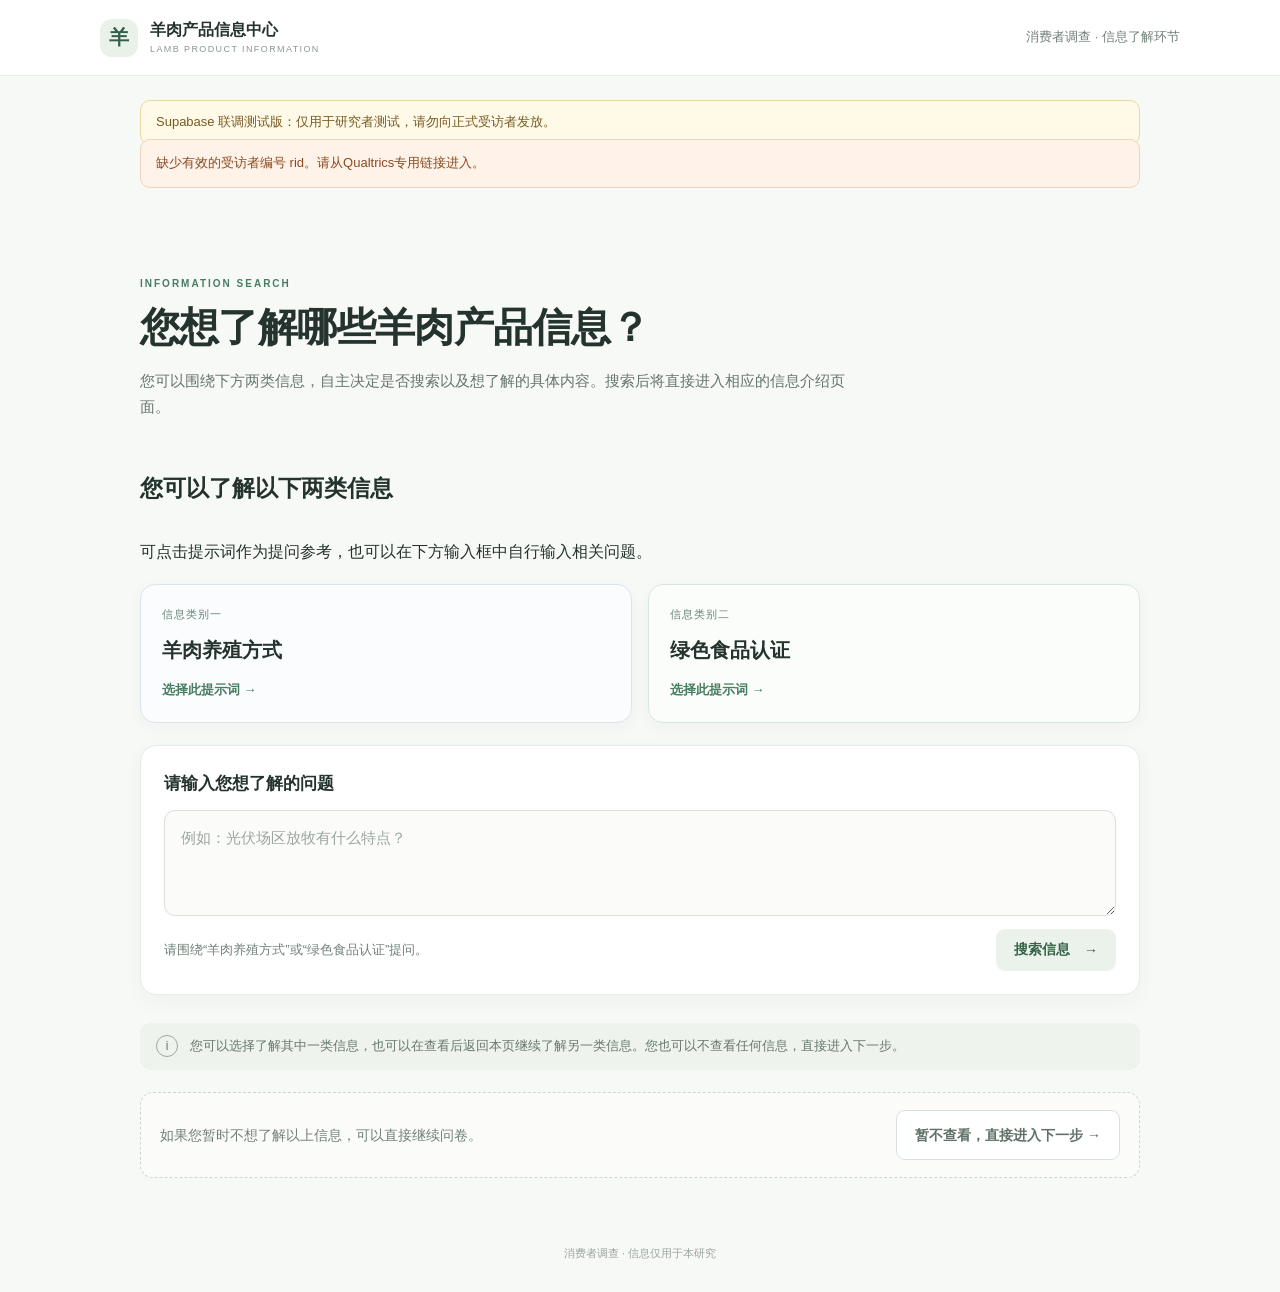
<file: index.html>
<!doctype html>
<html lang="zh-CN">
<head>
<meta charset="utf-8"><meta name="viewport" content="width=device-width,initial-scale=1">
<title>羊肉产品信息自主查询｜消费者调查</title>
<link rel="stylesheet" href="css/style.css">
</head>
<body>
<header class="site-header">
  <a class="brand" href="index.html"><span class="brand-mark">羊</span><span>羊肉产品信息中心<small>LAMB PRODUCT INFORMATION</small></span></a>
  <span class="header-note">消费者调查 · 信息了解环节</span>
</header>
<main class="container search-home">
  <p class="test-banner">Supabase 联调测试版：仅用于研究者测试，请勿向正式受访者发放。</p>
  <p id="status-message" class="status-message" hidden></p>
  <section class="intro search-intro">
    <p class="eyebrow">INFORMATION SEARCH</p>
    <h1>您想了解哪些羊肉产品信息？</h1>
    <p>您可以围绕下方两类信息，自主决定是否搜索以及想了解的具体内容。搜索后将直接进入相应的信息介绍页面。</p>
  </section>

  <section class="category-prompts" aria-labelledby="category-title">
    <h2 id="category-title">您可以了解以下两类信息</h2>
    <p class="definition">可点击提示词作为提问参考，也可以在下方输入框中自行输入相关问题。</p>
    <div class="category-prompt-grid">
      <button type="button" class="category-prompt production-prompt" data-query="我想了解羊肉的养殖方式">
        <span class="prompt-index">信息类别一</span>
        <strong>羊肉养殖方式</strong>
        <em>选择此提示词 →</em>
      </button>
      <button type="button" class="category-prompt green-prompt" data-query="我想了解羊肉的绿色食品认证">
        <span class="prompt-index">信息类别二</span>
        <strong>绿色食品认证</strong>
        <em>选择此提示词 →</em>
      </button>
    </div>
  </section>

  <section class="search-panel" aria-labelledby="search-title">
    <label id="search-title" for="search-query">请输入您想了解的问题</label>
    <textarea id="search-query" maxlength="200" rows="3" placeholder="例如：光伏场区放牧有什么特点？"></textarea>
    <div class="search-submit-row">
      <span class="search-hint">请围绕“羊肉养殖方式”或“绿色食品认证”提问。</span>
      <button id="search-submit" class="button button-green" type="button">搜索信息 <b>→</b></button>
    </div>
  </section>

  <aside class="notice">
    <span class="notice-icon">i</span>
    <p>您可以选择了解其中一类信息，也可以在查看后返回本页继续了解另一类信息。您也可以不查看任何信息，直接进入下一步。</p>
  </aside>
  <div class="skip-panel">
    <span>如果您暂时不想了解以上信息，可以直接继续问卷。</span>
    <a class="button button-outline" id="skip-search" href="finish.html">暂不查看，直接进入下一步 →</a>
  </div>
</main>
<footer>消费者调查 · 信息仅用于本研究</footer>
<script src="js/config.js"></script>
<script src="js/tracking.js"></script>
<script>
(function(){
  if(window.BGroup) window.BGroup.init();
  const input=document.getElementById('search-query');
  const status=document.getElementById('status-message');
  function message(text){status.textContent=text;status.hidden=false;status.setAttribute('role','alert');}
  document.querySelectorAll('[data-query]').forEach(button=>{
    button.addEventListener('click',()=>{
      input.value=button.dataset.query;
      status.hidden=true;
      input.focus();
    });
  });
  function classify(q){
    const s=q.toLowerCase().replace(/\s+/g,'');
    const production=/养殖方式|养殖|饲养|舍饲|圈养|放牧|光伏|牧场|草地|圈舍/.test(s);
    const green=/绿色食品|绿色食品认证|绿色食品标志|A级绿色食品|AA级绿色食品|绿色标志/.test(s);
    if(production&&green)return 'both';
    if(production)return 'info1';
    if(green)return 'info2';
    return 'unknown';
  }
  function search(){
    const query=input.value.trim();
    if(!query){message('请先选择上方的信息类别，或输入您想了解的问题。');input.focus();return;}
    const category=classify(query);
    if(category==='unknown'){
      message('暂未识别到对应的信息类别。请围绕“羊肉养殖方式”或“绿色食品认证”重新输入。');
      return;
    }
    if(category==='both'){
      message('您的问题同时涉及两类信息。请先选择其中一类进行查看，之后可以返回本页继续了解另一类。');
      return;
    }
    if(window.BGroup && window.BGroup.logSearch) window.BGroup.logSearch(query,category,'home_search');
    const target=new URL(category+'.html',location.href);
    target.searchParams.set('q',query);
    const rid=new URLSearchParams(location.search).get('rid');
    if(rid)target.searchParams.set('rid',rid);
    location.assign(target.toString());
  }
  document.getElementById('search-submit').addEventListener('click',search);
  input.addEventListener('keydown',e=>{if(e.key==='Enter'&&!e.shiftKey){e.preventDefault();search();}});
})();
</script>
</body></html>
</file>
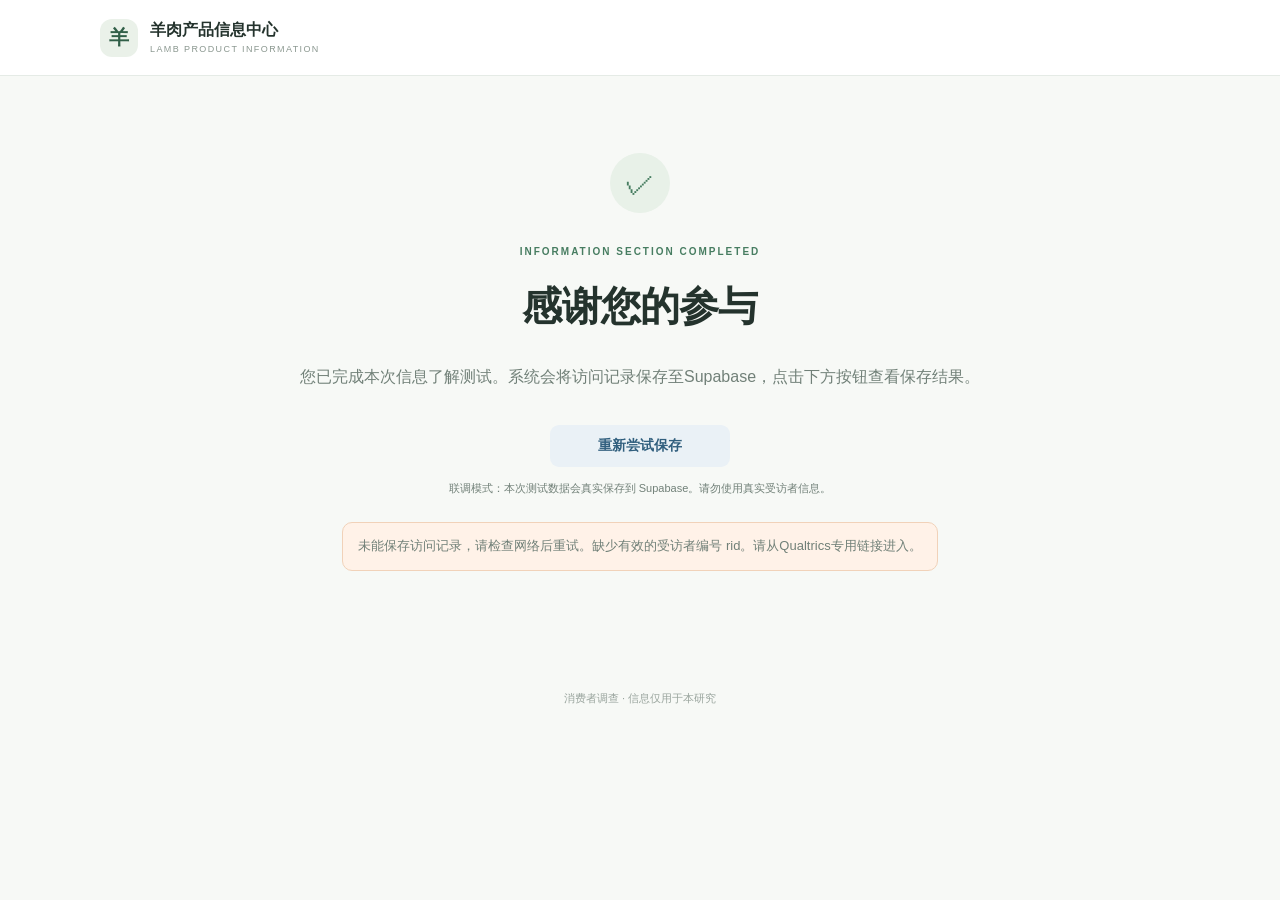
<file: finish.html>
<!doctype html><html lang="zh-CN"><head><meta charset="utf-8"><meta name="viewport" content="width=device-width,initial-scale=1"><title>继续问卷｜羊肉产品信息中心</title><link rel="stylesheet" href="css/style.css"></head><body><header class="site-header"><a class="brand" href="index.html"><span class="brand-mark">羊</span><span>羊肉产品信息中心<small>LAMB PRODUCT INFORMATION</small></span></a></header><main class="container finish"><div class="finish-icon">✓</div><p class="eyebrow">INFORMATION SECTION COMPLETED</p><h1>感谢您的参与</h1><p>您已完成本次信息了解测试。系统会将访问记录保存至Supabase，点击下方按钮查看保存结果。</p><button id="continue" class="button button-blue">继续问卷 →</button><p id="demo-note" class="footnote"></p><p id="status-message" class="status-message" hidden></p></main><footer>消费者调查 · 信息仅用于本研究</footer><script src="js/config.js"></script><script src="js/tracking.js"></script><script>window.BGroup.complete();</script></body></html>
</file>
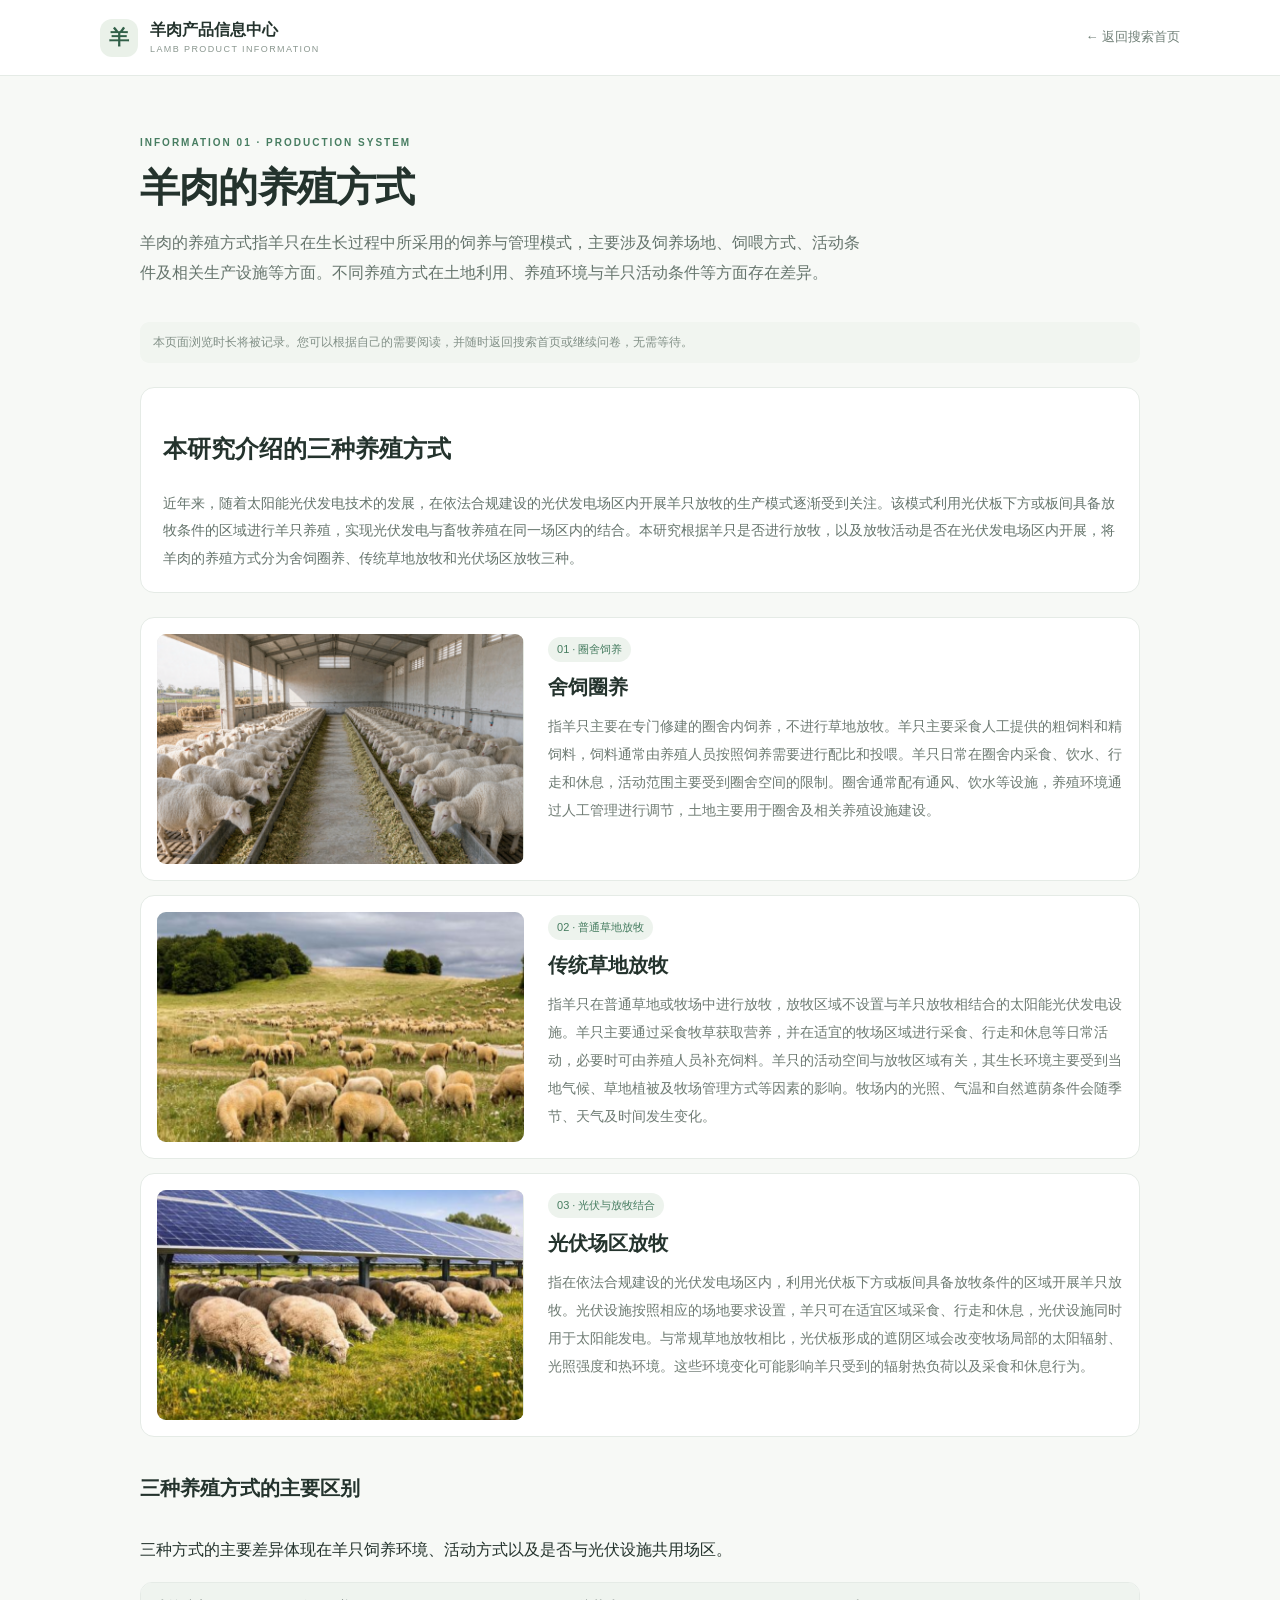
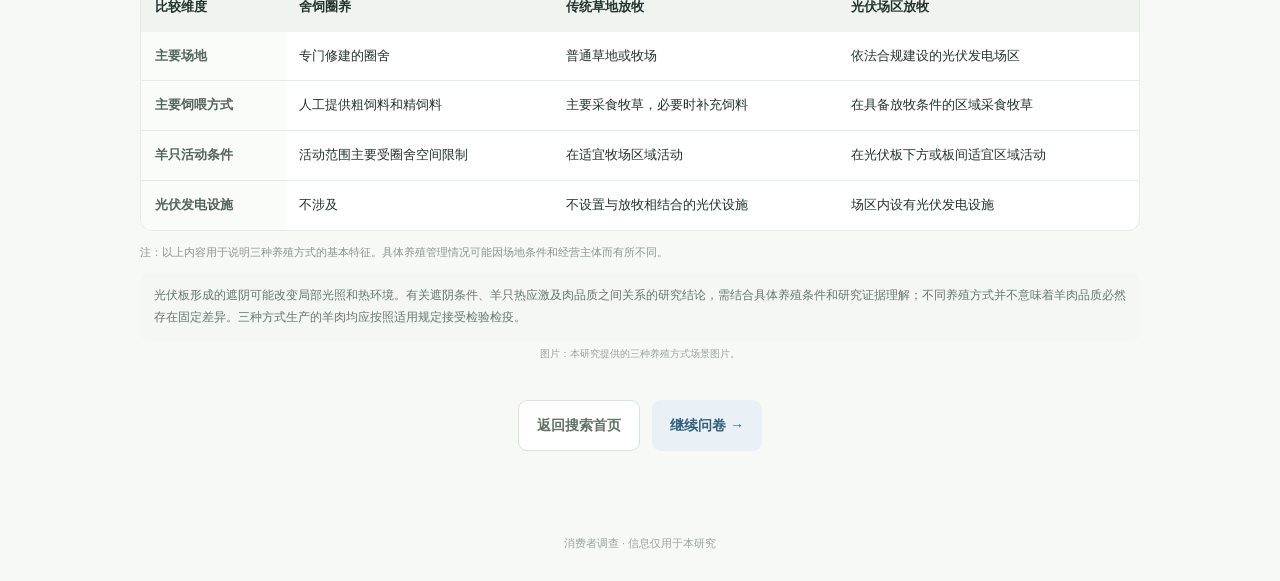
<file: info1.html>
<!doctype html>
<html lang="zh-CN">
<head>
  <meta charset="utf-8">
  <meta name="viewport" content="width=device-width,initial-scale=1">
  <meta name="description" content="羊肉养殖方式信息：舍饲圈养、传统草地放牧与光伏场区放牧">
  <title>羊肉养殖方式｜羊肉产品信息中心</title>
  <link rel="stylesheet" href="css/style.css">
  <style>
    .method-intro{background:#fff;border:1px solid var(--line);border-radius:14px;padding:20px 22px;margin:24px 0}
    .method-intro p{margin:0;color:#66756d;font-size:14px;line-height:1.95}
    .method{grid-template-columns:minmax(260px, 38%) 1fr;align-items:start;padding:16px;gap:24px}
    .method-photo{height:230px;object-fit:cover}
    .method h3{font-size:20px}
    .method p{font-size:14px;line-height:2}
    .method-tag{display:inline-block;margin:0 0 8px;padding:3px 9px;border-radius:20px;background:#edf3ed;color:#477d61;font-size:11px}
    .method-note{margin-top:12px;padding:12px 14px;background:#f4f7f3;border-radius:9px;color:#68776e;font-size:12px;line-height:1.8}
    .comparison{margin-top:34px}
    @media(max-width:700px){.method{grid-template-columns:1fr}.method-photo{height:auto;aspect-ratio:16/10}.method-intro{padding:16px}}
  </style>
</head>
<body>
<header class="site-header">
  <a class="brand" href="index.html"><span class="brand-mark">羊</span><span>羊肉产品信息中心<small>LAMB PRODUCT INFORMATION</small></span></a>
  <a class="header-back" href="index.html">← 返回搜索首页</a>
</header>
<main class="container detail">
  <p class="eyebrow">INFORMATION 01 · PRODUCTION SYSTEM</p>
  <h1>羊肉的养殖方式</h1>
  <p class="lead">羊肉的养殖方式指羊只在生长过程中所采用的饲养与管理模式，主要涉及饲养场地、饲喂方式、活动条件及相关生产设施等方面。不同养殖方式在土地利用、养殖环境与羊只活动条件等方面存在差异。</p>
  <p class="reading-note">本页面浏览时长将被记录。您可以根据自己的需要阅读，并随时返回搜索首页或继续问卷，无需等待。</p>

  <section class="method-intro">
    <h2>本研究介绍的三种养殖方式</h2>
    <p>近年来，随着太阳能光伏发电技术的发展，在依法合规建设的光伏发电场区内开展羊只放牧的生产模式逐渐受到关注。该模式利用光伏板下方或板间具备放牧条件的区域进行羊只养殖，实现光伏发电与畜牧养殖在同一场区内的结合。本研究根据羊只是否进行放牧，以及放牧活动是否在光伏发电场区内开展，将羊肉的养殖方式分为舍饲圈养、传统草地放牧和光伏场区放牧三种。</p>
  </section>

  <article class="method">
    <img class="method-photo" src="images/housing-sheep.png" alt="舍饲圈养：羊只在圈舍内采食" loading="eager">
    <div>
      <span class="method-tag">01 · 圈舍饲养</span>
      <h3>舍饲圈养</h3>
      <p>指羊只主要在专门修建的圈舍内饲养，不进行草地放牧。羊只主要采食人工提供的粗饲料和精饲料，饲料通常由养殖人员按照饲养需要进行配比和投喂。羊只日常在圈舍内采食、饮水、行走和休息，活动范围主要受到圈舍空间的限制。圈舍通常配有通风、饮水等设施，养殖环境通过人工管理进行调节，土地主要用于圈舍及相关养殖设施建设。</p>
    </div>
  </article>

  <article class="method">
    <img class="method-photo" src="images/pasture-grazing.png" alt="传统草地放牧：羊群在普通草地或牧场采食" loading="lazy">
    <div>
      <span class="method-tag">02 · 普通草地放牧</span>
      <h3>传统草地放牧</h3>
      <p>指羊只在普通草地或牧场中进行放牧，放牧区域不设置与羊只放牧相结合的太阳能光伏发电设施。羊只主要通过采食牧草获取营养，并在适宜的牧场区域进行采食、行走和休息等日常活动，必要时可由养殖人员补充饲料。羊只的活动空间与放牧区域有关，其生长环境主要受到当地气候、草地植被及牧场管理方式等因素的影响。牧场内的光照、气温和自然遮荫条件会随季节、天气及时间发生变化。</p>
    </div>
  </article>

  <article class="method">
    <img class="method-photo" src="images/agrivoltaic-grazing.png" alt="光伏场区放牧：羊群在太阳能光伏板下方的草地上活动" loading="lazy">
    <div>
      <span class="method-tag">03 · 光伏与放牧结合</span>
      <h3>光伏场区放牧</h3>
      <p>指在依法合规建设的光伏发电场区内，利用光伏板下方或板间具备放牧条件的区域开展羊只放牧。光伏设施按照相应的场地要求设置，羊只可在适宜区域采食、行走和休息，光伏设施同时用于太阳能发电。与常规草地放牧相比，光伏板形成的遮阴区域会改变牧场局部的太阳辐射、光照强度和热环境。这些环境变化可能影响羊只受到的辐射热负荷以及采食和休息行为。</p>
    </div>
  </article>

  <section class="comparison">
    <h2>三种养殖方式的主要区别</h2>
    <p class="definition">三种方式的主要差异体现在羊只饲养环境、活动方式以及是否与光伏设施共用场区。</p>
    <div class="table-wrap">
      <table>
        <thead><tr><th>比较维度</th><th>舍饲圈养</th><th>传统草地放牧</th><th>光伏场区放牧</th></tr></thead>
        <tbody>
          <tr><th>主要场地</th><td>专门修建的圈舍</td><td>普通草地或牧场</td><td>依法合规建设的光伏发电场区</td></tr>
          <tr><th>主要饲喂方式</th><td>人工提供粗饲料和精饲料</td><td>主要采食牧草，必要时补充饲料</td><td>在具备放牧条件的区域采食牧草</td></tr>
          <tr><th>羊只活动条件</th><td>活动范围主要受圈舍空间限制</td><td>在适宜牧场区域活动</td><td>在光伏板下方或板间适宜区域活动</td></tr>
          <tr><th>光伏发电设施</th><td>不涉及</td><td>不设置与放牧相结合的光伏设施</td><td>场区内设有光伏发电设施</td></tr>
        </tbody>
      </table>
    </div>
    <p class="footnote">注：以上内容用于说明三种养殖方式的基本特征。具体养殖管理情况可能因场地条件和经营主体而有所不同。</p>
  </section>

  <section class="method-note">
    光伏板形成的遮阴可能改变局部光照和热环境。有关遮阴条件、羊只热应激及肉品质之间关系的研究结论，需结合具体养殖条件和研究证据理解；不同养殖方式并不意味着羊肉品质必然存在固定差异。三种方式生产的羊肉均应按照适用规定接受检验检疫。
  </section>

  <p class="photo-credit">图片：本研究提供的三种养殖方式场景图片。</p>
  <div class="page-actions">
    <a class="button button-outline" href="index.html">返回搜索首页</a>
    <a class="button button-blue" href="finish.html">继续问卷 →</a>
  </div>
</main>
<footer>消费者调查 · 信息仅用于本研究</footer>
<script src="js/config.js"></script>
<script src="js/tracking.js"></script>
<script>window.BGroup.startView('info1');</script>
</body>
</html>
</file>
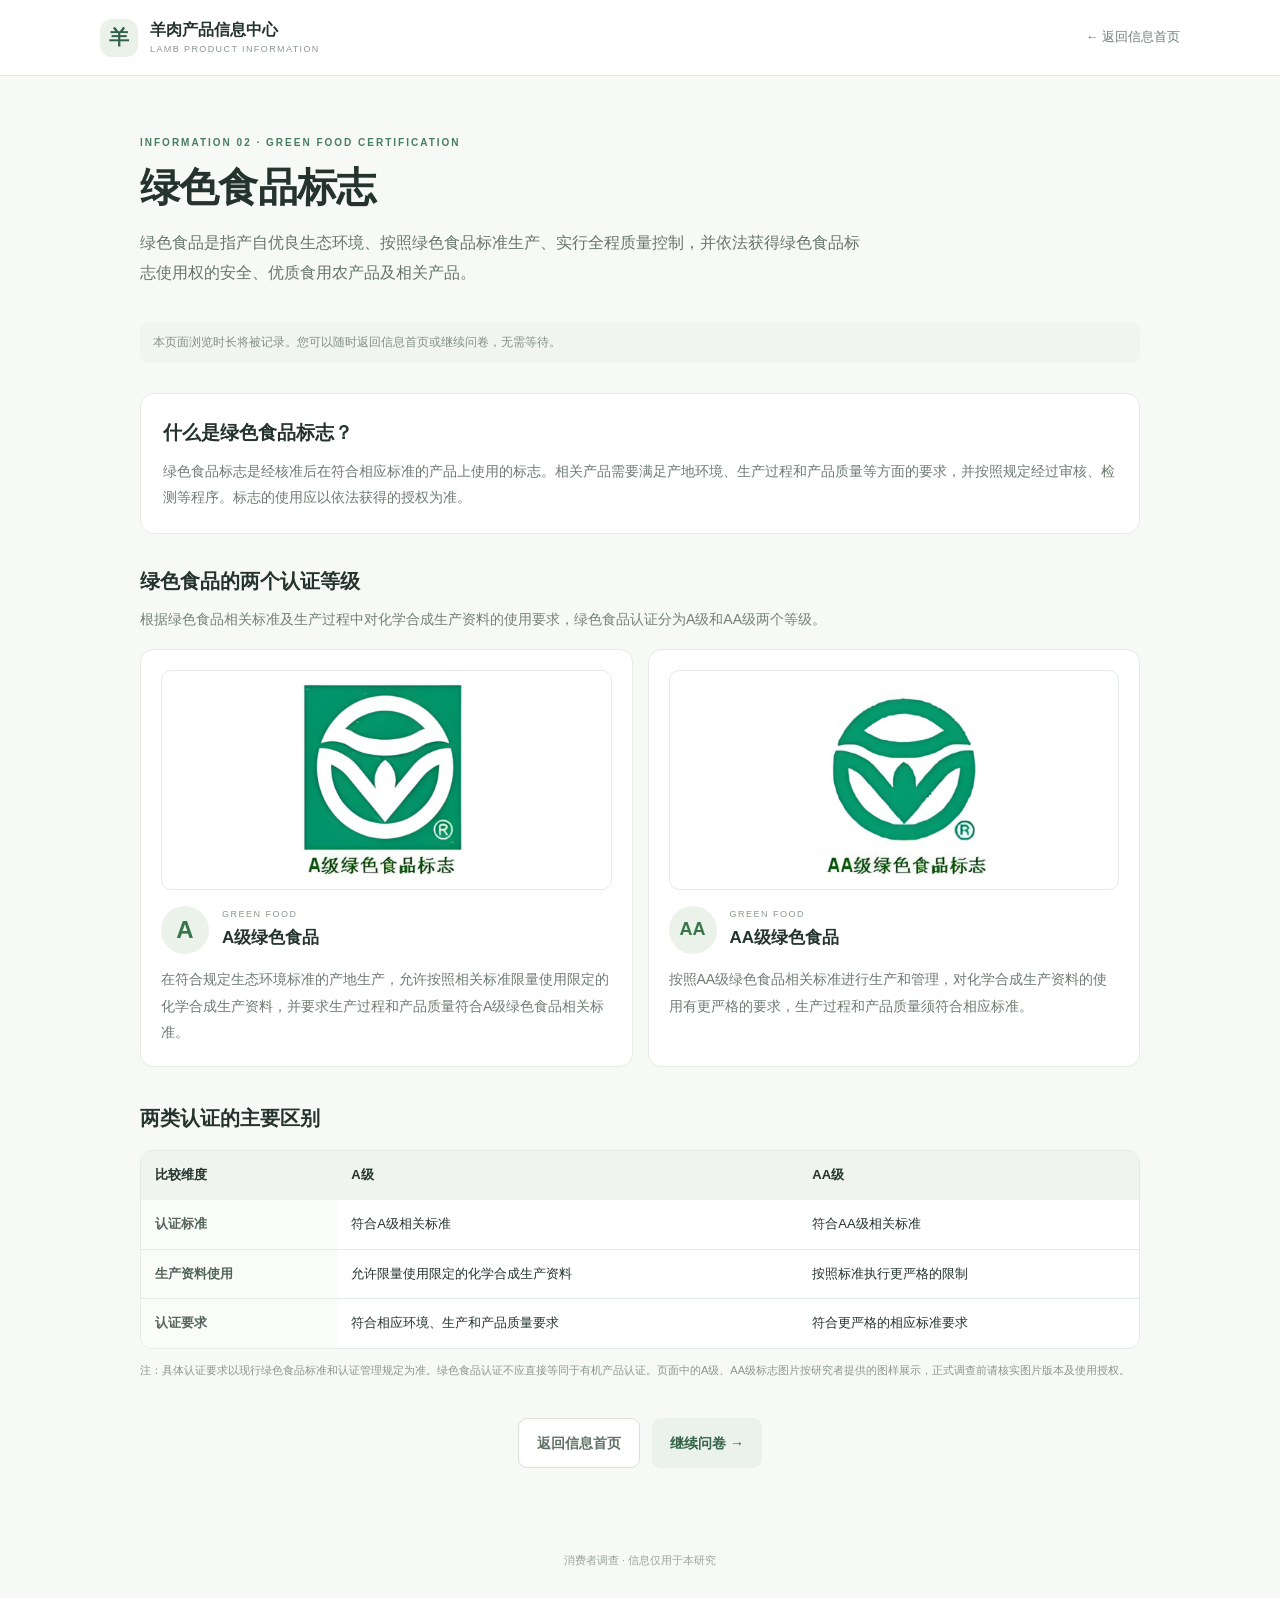
<file: info2.html>
<!doctype html>
<html lang="zh-CN"><head><meta charset="utf-8"><meta name="viewport" content="width=device-width,initial-scale=1"><title>绿色食品标志｜羊肉产品信息中心</title><link rel="stylesheet" href="css/style.css"></head>
<body>
<header class="site-header"><a class="brand" href="index.html"><span class="brand-mark">羊</span><span>羊肉产品信息中心<small>LAMB PRODUCT INFORMATION</small></span></a><a class="header-back" href="index.html">← 返回信息首页</a></header>
<main class="container detail">
  <p class="eyebrow">INFORMATION 02 · GREEN FOOD CERTIFICATION</p><h1>绿色食品标志</h1>
  <p class="lead">绿色食品是指产自优良生态环境、按照绿色食品标准生产、实行全程质量控制，并依法获得绿色食品标志使用权的安全、优质食用农产品及相关产品。</p>
  <p class="reading-note">本页面浏览时长将被记录。您可以随时返回信息首页或继续问卷，无需等待。</p>
  <section class="green-intro green-intro-text"><div><h2>什么是绿色食品标志？</h2><p>绿色食品标志是经核准后在符合相应标准的产品上使用的标志。相关产品需要满足产地环境、生产过程和产品质量等方面的要求，并按照规定经过审核、检测等程序。标志的使用应以依法获得的授权为准。</p></div></section>
  <section class="definition"><h2>绿色食品的两个认证等级</h2><p>根据绿色食品相关标准及生产过程中对化学合成生产资料的使用要求，绿色食品认证分为A级和AA级两个等级。</p></section>
  <div class="grade-grid"><article class="grade-card"><figure class="grade-logo"><img src="images/green-food-a.png" alt="A级绿色食品标志（研究者提供图片）"></figure><div class="grade-head"><span class="grade-symbol">A</span><div><p>GREEN FOOD</p><h3>A级绿色食品</h3></div></div><p>在符合规定生态环境标准的产地生产，允许按照相关标准限量使用限定的化学合成生产资料，并要求生产过程和产品质量符合A级绿色食品相关标准。</p></article><article class="grade-card"><figure class="grade-logo"><img src="images/green-food-aa.png" alt="AA级绿色食品标志（研究者提供图片）"></figure><div class="grade-head"><span class="grade-symbol double">AA</span><div><p>GREEN FOOD</p><h3>AA级绿色食品</h3></div></div><p>按照AA级绿色食品相关标准进行生产和管理，对化学合成生产资料的使用有更严格的要求，生产过程和产品质量须符合相应标准。</p></article></div>
  <section class="comparison"><h2>两类认证的主要区别</h2><div class="table-wrap"><table><thead><tr><th>比较维度</th><th>A级</th><th>AA级</th></tr></thead><tbody><tr><th>认证标准</th><td>符合A级相关标准</td><td>符合AA级相关标准</td></tr><tr><th>生产资料使用</th><td>允许限量使用限定的化学合成生产资料</td><td>按照标准执行更严格的限制</td></tr><tr><th>认证要求</th><td>符合相应环境、生产和产品质量要求</td><td>符合更严格的相应标准要求</td></tr></tbody></table></div><p class="footnote">注：具体认证要求以现行绿色食品标准和认证管理规定为准。绿色食品认证不应直接等同于有机产品认证。页面中的A级、AA级标志图片按研究者提供的图样展示，正式调查前请核实图片版本及使用授权。</p></section>
  <div class="page-actions"><a class="button button-outline" href="index.html">返回信息首页</a><a class="button button-green" href="finish.html">继续问卷 →</a></div>
</main><footer>消费者调查 · 信息仅用于本研究</footer><script src="js/config.js"></script><script src="js/tracking.js"></script><script>window.BGroup.startView('info2');</script>
</body></html>
</file>
<file: css/style.css>
:root{--ink:#24332d;--muted:#718078;--line:#e5ebe6;--green:#477d61;--green-dark:#315f48;--blue:#477b9f;--paper:#f7f9f6;--white:#fff;--soft-green:#eef4ed;--soft-blue:#edf3f7}
*{box-sizing:border-box}html{scroll-behavior:smooth}body{margin:0;background:var(--paper);color:var(--ink);font-family:Arial,"Microsoft YaHei",sans-serif;line-height:1.75}.site-header{height:76px;padding:0 max(24px,calc((100% - 1080px)/2));display:flex;align-items:center;justify-content:space-between;background:#fff;border-bottom:1px solid var(--line)}.brand{display:flex;gap:12px;align-items:center;color:var(--ink);text-decoration:none;font-weight:700;line-height:1.25}.brand-mark{display:grid;place-items:center;width:38px;height:38px;border-radius:12px;background:#eaf1e9;color:var(--green-dark);font-size:20px}.brand small{display:block;font-size:9px;letter-spacing:1.4px;color:#8a978f;font-weight:500;margin-top:4px}.header-note,.header-back{font-size:13px;color:var(--muted);text-decoration:none}.header-back:hover,.text-link:hover{color:var(--green-dark);text-decoration:underline}.container{width:min(100% - 40px,1000px);margin:0 auto}.intro{padding:64px 0 32px;max-width:720px}.eyebrow,.card-kicker{font-size:10px;letter-spacing:2px;color:var(--green);font-weight:700}.intro h1,.detail h1,.finish h1{font-size:clamp(29px,4vw,40px);line-height:1.25;margin:10px 0 16px;letter-spacing:-.8px}.intro>p:last-child,.lead{color:#66756d;font-size:15px;max-width:720px}.cards{display:grid;grid-template-columns:1fr 1fr;gap:22px}.info-card{background:#fff;border:1px solid var(--line);border-radius:17px;overflow:hidden;box-shadow:0 8px 24px #23382b08}.card-image{height:220px;position:relative;background-color:#b9c8b5;background-size:cover;background-position:center}.card-image:after{content:"";position:absolute;inset:0;background:linear-gradient(180deg,#0001 15%,#0007 100%)}.card-image span{position:absolute;z-index:1;left:20px;top:18px;color:#fff;font-size:10px;letter-spacing:1.8px;font-weight:700}.card-image .image-caption{top:auto;bottom:16px;font-size:13px;letter-spacing:.5px}.image-agrivoltaic{background-image:url("https://images.pexels.com/photos/9684128/pexels-photo-9684128.jpeg?auto=compress&dpr=1&h=750&w=1260")}.image-greenfood{background-image:url("https://images.unsplash.com/photo-1774091961658-c4805b9b6fdc?auto=format&fit=crop&fm=jpg&q=80&w=1600")}.card-body{padding:23px}.card-kicker{margin:0 0 5px;font-size:9px}.card-body h2{margin:0 0 8px;font-size:22px}.card-body>p:not(.card-kicker){font-size:14px;color:#718078;min-height:50px;margin:0 0 17px}.card-meta{display:flex;justify-content:space-between;color:#829087;font-size:11px;border-top:1px solid var(--line);padding:12px 0 15px}.button{border:0;border-radius:9px;display:inline-flex;align-items:center;justify-content:center;gap:14px;padding:12px 18px;font-size:14px;font-weight:700;text-decoration:none;cursor:pointer;transition:.15s}.button-blue{background:#eaf1f6;color:#315f7e}.button-green{background:#eaf2eb;color:#356347}.button:hover{filter:brightness(.97);transform:translateY(-1px)}.button:disabled{opacity:.55;cursor:wait;transform:none}.card-body .button{width:100%}.notice{display:flex;align-items:center;gap:12px;background:#eef3ee;border-radius:11px;padding:12px 16px;margin-top:24px;color:#68776e;font-size:13px}.notice p{margin:0}.notice-icon{width:22px;height:22px;border:1px solid #9aab9e;border-radius:50%;display:grid;place-items:center;font-size:12px;flex:none}.actions{text-align:center;padding:28px}.text-link{font-size:14px;color:var(--green-dark);font-weight:700;text-decoration:none}.text-link span{margin-left:8px}footer{text-align:center;color:#9aa59e;font-size:11px;padding:28px}.photo-credit{font-size:10px;color:#99a39c;text-align:center;margin:4px 0 26px}.photo-credit a{color:#728579}.detail{padding-top:48px;padding-bottom:55px}.detail h1{margin-bottom:12px}.lead{font-size:16px;line-height:1.9;margin-bottom:34px}.definition{margin:30px 0 18px}.definition h2,.comparison h2{font-size:20px;margin:0 0 8px}.definition p{font-size:14px;color:#728078;margin:0}.method{display:grid;grid-template-columns:310px 1fr;gap:25px;align-items:center;background:#fff;border:1px solid var(--line);border-radius:14px;padding:14px;margin:14px 0}.method-photo{width:100%;height:190px;object-fit:cover;border-radius:9px;display:block;background:#e7ece6}.method-number{display:inline-grid;place-items:center;width:28px;height:28px;border-radius:50%;background:#edf3ed;color:#477d61;font-size:12px;font-weight:700;margin-bottom:6px}.method h3{margin:0 0 7px;font-size:18px}.method p{margin:0;color:#6e7b73;font-size:14px;line-height:1.9}.comparison{margin-top:34px}.table-wrap{overflow-x:auto;background:#fff;border:1px solid var(--line);border-radius:12px;margin-top:14px}table{border-collapse:collapse;width:100%;font-size:13px;min-width:570px}th,td{padding:13px 14px;text-align:left;border-bottom:1px solid var(--line)}thead{background:#eff4ef}th{font-weight:700}tbody th{color:#53645a;background:#fafcf9}tr:last-child th,tr:last-child td{border-bottom:0}.footnote{font-size:11px;color:#8a968e;line-height:1.7;margin-top:12px}.page-actions{display:flex;justify-content:center;gap:12px;margin-top:38px}.button-outline{border:1px solid #d9e2da;color:#607168;background:#fff}.green-intro{display:grid;grid-template-columns:180px 1fr;gap:25px;align-items:center;background:#fff;border:1px solid var(--line);border-radius:14px;padding:22px;margin:30px 0}.green-emblem{height:135px;border-radius:12px;background:#edf4eb;display:flex;flex-direction:column;align-items:center;justify-content:center;color:#39754a;position:relative}.leaf-mark{font-size:36px;line-height:1}.green-emblem strong{font-size:18px;letter-spacing:3px}.green-emblem small{font-size:9px;letter-spacing:2px;margin-top:2px}.green-intro h2{font-size:19px;margin:0 0 8px}.green-intro p,.grade-card>p{font-size:14px;color:#6e7b73;margin:0;line-height:1.9}.grade-grid{display:grid;grid-template-columns:1fr 1fr;gap:15px;margin-top:18px}.grade-card{background:#fff;border:1px solid var(--line);border-radius:13px;padding:20px}.grade-head{display:flex;align-items:center;gap:13px;margin-bottom:12px}.grade-symbol{width:48px;height:48px;border-radius:50%;background:#eaf2e9;color:#39754a;display:grid;place-items:center;font-size:24px;font-weight:800}.grade-symbol.double{font-size:18px}.grade-head p{font-size:9px;letter-spacing:1.5px;color:#8a9a8d;margin:0}.grade-head h3{margin:0;font-size:17px}.finish{min-height:65vh;display:flex;flex-direction:column;align-items:center;justify-content:center;text-align:center}.finish>p:not(.eyebrow){color:#718078}.finish-icon{width:60px;height:60px;border-radius:50%;display:grid;place-items:center;background:#e8f1e8;color:#477d61;font-size:30px;margin-bottom:20px}.finish .button{margin-top:18px;min-width:180px}.status-message{background:#fff2e8;color:#8a4b20;border:1px solid #f1d2b9;border-radius:10px;padding:12px 15px;font-size:13px;margin-top:14px}.reading-note{font-size:12px;color:#829087;background:#f1f5f0;border-radius:9px;padding:10px 13px;margin:20px 0 24px}
@media(max-width:700px){.site-header{padding:0 18px}.container{width:min(100% - 30px,1000px)}.intro{padding-top:42px}.cards,.grade-grid{grid-template-columns:1fr}.card-image{height:190px}.method{grid-template-columns:1fr;gap:14px}.method-photo{height:210px}.green-intro{grid-template-columns:1fr}.green-emblem{height:110px}.page-actions{flex-direction:column}.page-actions .button{width:100%}.header-note{font-size:11px}}

/* User-provided A / AA green-food marks */
.green-intro-text{grid-template-columns:1fr}.grade-logo{height:220px;margin:0 0 16px;padding:10px;background:#fff;border:1px solid var(--line);border-radius:10px;display:flex;align-items:center;justify-content:center;overflow:hidden}.grade-logo img{display:block;width:100%;height:100%;object-fit:contain}
@media(max-width:700px){.grade-logo{height:200px}}


/* Search-home layout: consistent responsive styling for free-text search and keyword prompts */
.search-home .search-intro{padding-bottom:18px}
.search-panel{background:#fff;border:1px solid var(--line);border-radius:16px;padding:24px;margin:22px 0 34px;box-shadow:0 8px 24px rgba(36,51,45,.045)}
.search-panel>label{display:block;font-weight:700;font-size:17px;margin-bottom:12px}
.search-panel textarea{display:block;width:100%;min-height:112px;resize:vertical;border:1px solid #d8e1da;border-radius:11px;padding:15px 16px;font:inherit;font-size:15px;line-height:1.7;color:var(--ink);background:#fbfcfa;outline:none;box-sizing:border-box}
.search-panel textarea:focus{border-color:var(--green);box-shadow:0 0 0 3px rgba(71,125,97,.12);background:#fff}
.search-panel textarea::placeholder{color:#9aa69e}
.search-submit-row{display:flex;align-items:center;justify-content:space-between;gap:14px;margin-top:14px}
.search-hint{font-size:13px;color:var(--muted)}
.keyword-section{margin:32px 0}
.keyword-section>h2{font-size:24px;margin:0 0 8px}
.keyword-groups{display:grid;grid-template-columns:1fr 1fr;gap:18px;margin-top:20px}
.keyword-group{background:#fff;border:1px solid var(--line);border-radius:14px;padding:20px}
.keyword-heading{display:flex;align-items:center;justify-content:space-between;gap:10px;margin-bottom:15px}
.keyword-heading h3{font-size:17px;margin:0}
.keyword-heading span{font-size:10px;letter-spacing:1.2px;color:#91a097}
.keyword-list{display:flex;flex-wrap:wrap;gap:9px}
.keyword-chip{appearance:none;border:1px solid #d6e2d9;background:#f5f8f4;color:#3e6e53;border-radius:999px;padding:9px 14px;font:inherit;font-size:13px;cursor:pointer;transition:background .15s,border-color .15s,transform .15s}
.keyword-chip:hover,.keyword-chip:focus{background:#e8f1e9;border-color:#8eae96;outline:none}
.keyword-chip:active{transform:translateY(1px)}
.keyword-chip.green-chip{border-color:#d2e5d8;background:#f1f7f2;color:#39734f}
.keyword-chip.green-chip:hover,.keyword-chip.green-chip:focus{background:#e4f1e7;border-color:#86b295}
.search-home .notice{margin-top:28px}
@media(max-width:700px){.search-panel{padding:17px}.search-submit-row{align-items:stretch;flex-direction:column}.search-submit-row .button{width:100%}.keyword-groups{grid-template-columns:1fr}.keyword-section>h2{font-size:21px}.keyword-heading{align-items:flex-start;flex-direction:column;gap:4px}}


/* V7: teacher-requested two-category prompts above the search field */
.search-home .search-intro{padding-bottom:10px}
.category-prompts{margin:22px 0 20px}
.category-prompts>h2{font-size:23px;margin:0 0 7px}
.category-prompt-grid{display:grid;grid-template-columns:1fr 1fr;gap:16px;margin-top:16px}
.category-prompt{display:flex;flex-direction:column;align-items:flex-start;text-align:left;gap:9px;width:100%;padding:20px 21px;border:1px solid #dce5dd;border-radius:15px;background:#fff;color:var(--ink);font:inherit;cursor:pointer;box-shadow:0 5px 18px rgba(36,51,45,.035);transition:border-color .15s,transform .15s,box-shadow .15s}
.category-prompt:hover,.category-prompt:focus{outline:none;border-color:#8eae96;box-shadow:0 8px 22px rgba(36,51,45,.08);transform:translateY(-1px)}
.category-prompt .prompt-index{font-size:11px;letter-spacing:1px;color:#668272}
.category-prompt strong{font-size:20px}
.category-prompt>span:not(.prompt-index){font-size:14px;line-height:1.7;color:var(--muted)}
.category-prompt em{font-style:normal;font-size:13px;font-weight:650;color:#477d61;margin-top:2px}
.green-prompt{background:#fbfdfb;border-color:#d8e7dc}
.production-prompt{background:#fbfcfd;border-color:#d9e4ed}
.search-panel{background:#fff;border:1px solid var(--line);border-radius:16px;padding:23px;margin:22px 0 25px;box-shadow:0 7px 22px rgba(36,51,45,.04)}
.search-panel>label{display:block;font-weight:700;font-size:17px;margin-bottom:11px}
.search-panel textarea{display:block;width:100%;min-height:104px;resize:vertical;box-sizing:border-box;border:1px solid #d8e1da;border-radius:11px;padding:14px 16px;font:inherit;font-size:15px;line-height:1.7;color:var(--ink);background:#fbfcfa;outline:none}
.search-panel textarea:focus{border-color:var(--green);box-shadow:0 0 0 3px rgba(71,125,97,.12);background:#fff}
.search-panel textarea::placeholder{color:#9aa69e}
.search-submit-row{display:flex;align-items:center;justify-content:space-between;gap:14px;margin-top:13px}
.search-hint{font-size:13px;color:var(--muted)}
.skip-panel{display:flex;align-items:center;justify-content:space-between;gap:16px;margin:22px 0 38px;padding:17px 19px;border:1px dashed #cbd8ce;border-radius:13px;background:#fbfcfa}
.skip-panel>span{font-size:14px;color:var(--muted);line-height:1.6}
.skip-panel .button{white-space:nowrap}
@media(max-width:700px){
 .category-prompt-grid{grid-template-columns:1fr}
 .category-prompt{padding:17px}
 .search-panel{padding:17px}
 .search-submit-row,.skip-panel{align-items:stretch;flex-direction:column}
 .search-submit-row .button,.skip-panel .button{width:100%;text-align:center;justify-content:center}
 .category-prompts>h2{font-size:21px}
}

.test-banner{margin:24px 0 -20px;border:1px solid #ead9a4;border-radius:10px;padding:10px 15px;background:#fff9e7;color:#785b24;font-size:13px}
</file>
